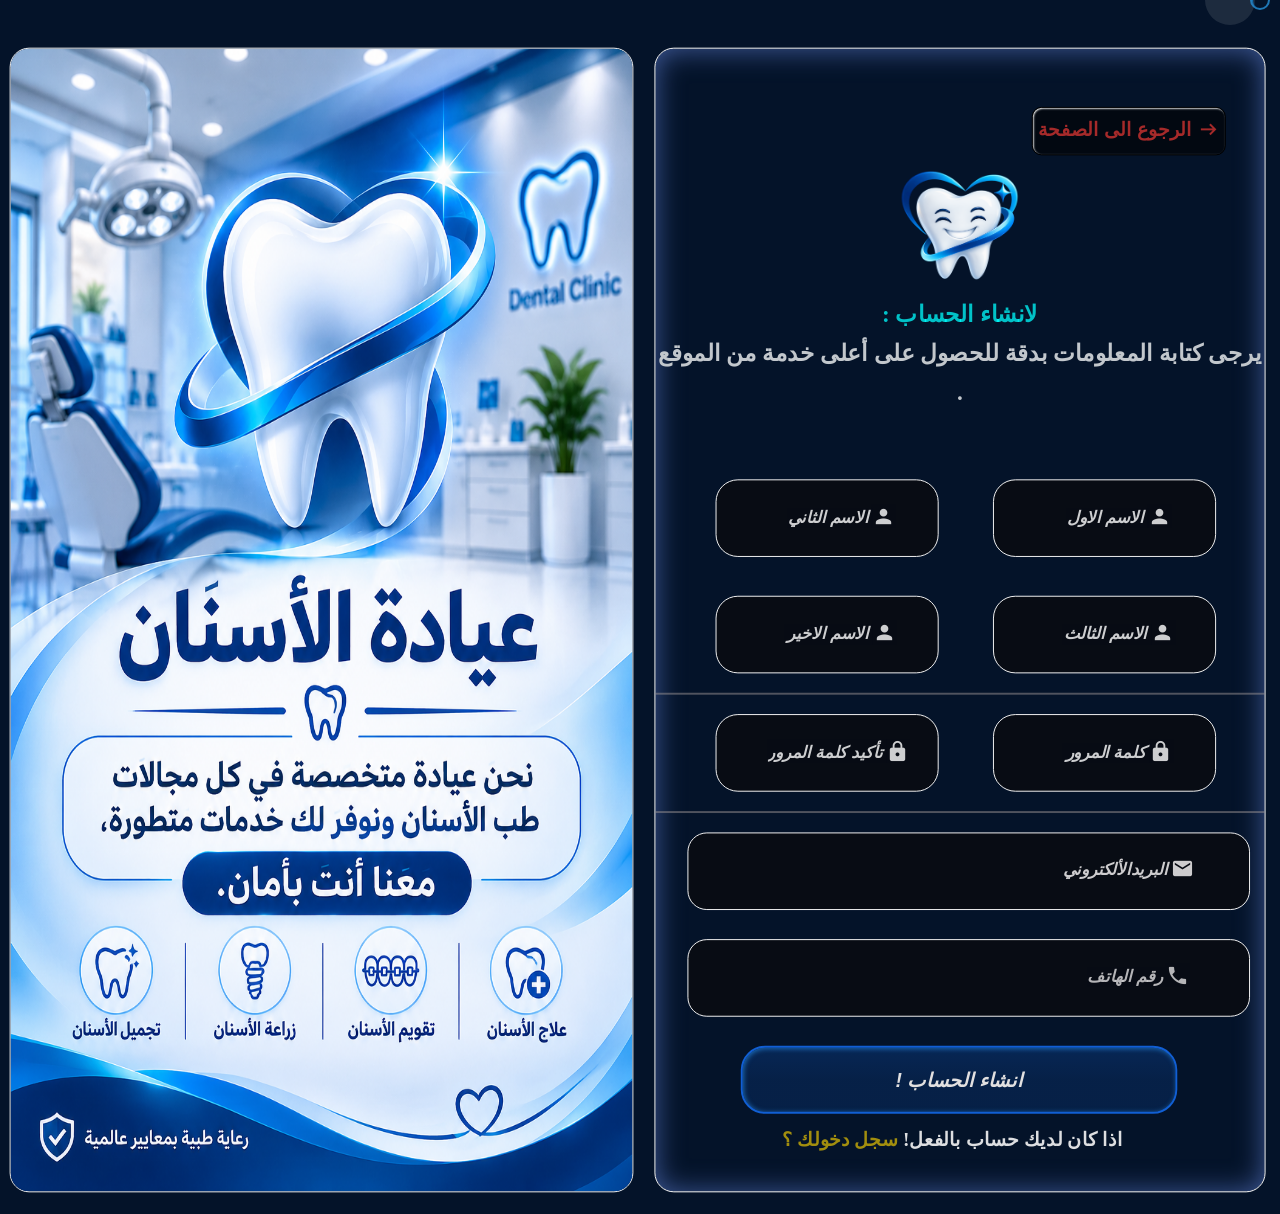
<file: index.html>
<!DOCTYPE Html>
<html lang="ar" dir="rtl">
    <head>
        <meta charset="UTF-8" />
        <meta name="viewport" content="width=device-width , initial-scale=1.0"/>
        <link rel="icon" type="img/png" href="sign in/ChatGPT Image Aug 31, 2026, 10_31_34 AM.png">
        <title>انشاء الحساب</title>
        <link rel="Stylesheet" href="sign in/sign.css">
        <link href="https://fonts.googleapis.com/icon?family=Material+Icons"rel="stylesheet">
        <link rel="stylesheet" href="https://fonts.googleapis.com/css2?family=Material+Symbols+Outlined:opsz,wght,FILL,GRAD@20..48,100..700,0..1,-50..200&icon_names=arrow_right_alt" />
        <script src="sign in/main.js" defer></script>
    </head>
    
    <body> 
        <div class="cursor"></div>
        <div class="cursor-dot"></div>
        
        <div class="container">
            <a class="GBC" href="">
                <span class="go-back">
                    <span class="material-symbols-outlined">arrow_right_alt</span> 
                    الرجوع الى الصفحة
                </span>
            </a> 
            <img class="teeth" src="sign in/ChatGPT Image Aug 31, 2026, 10_31_34 AM.png" alt="">
            <p class="pls">لانشاء الحساب :</p>
            <p>يرجى كتابة المعلومات بدقة للحصول على أعلى خدمة من الموقع .</p>
                <form action="">
                    
                    <div class="first-name">
                        <section class="field">
                            <input type="text" placeholder=" " required/>
                            <label>
                                <span class="material-icons">person</span>
                                <i> الاسم الاول </i>
                            </label> 
                        </section>
                        
                        <section class="field">
                            <input type="text" placeholder=" " required/>
                            <label>
                                <span class="material-icons">person</span>
                                <i>الاسم الثاني</i>
                            </label>
                        </section>
                    </div>

                    <div class="second-name">
                        <section class="field">
                            <input type="text" placeholder=" " required/>
                            <label>
                                <span class="material-icons">person</span>
                                <i> الاسم الثالث </i>
                            </label>
                        </section>
                        <section class="field">
                            <input type="text" placeholder=" " required/>
                            <label>
                                <span class="material-icons">person</span>
                                <i> الاسم الاخير </i>
                            </label>
                        </section>
                    </div>

                    <hr>

                    <div class="pass">
                        <section class="field">
                            <input type="password" placeholder=" " required/>
                            <label> 
                                <span class="material-icons">lock</span>
                                <i>كلمة المرور</i>
                            </label>
                        </section>

                        <section class="field">
                            <input type="password" placeholder=" " required/>
                            <label class="flaoting-label">
                                <span class="material-icons">lock</span>
                                <i>تأكيد كلمة المرور</i>
                            </label>
                        </section>
                    </div>
                    
                    <hr>

                    <div class="MT">
                        <section class="flight">
                            <input id="mail" type="email" placeholder=" " required/>
                            <label class="flow-label">
                                <span class="material-icons">mail</span>
                                <i>البريدالألكتروني</i>
                            </label>
                        </section>

                        <section class="float">
                            <input id="teli" type="tel" placeholder=" " required/>
                            <label class="flight-label">
                                <span class="material-icons">call</span>
                                <i>رقم الهاتف</i>
                            </label>
                        </section>
                    </div>
                    

                    <div class="pragraph">
                        <button><span class="acc">انشاء الحساب !</span></button>
                    </div>
                        <span class="sign">اذا كان لديك حساب بالفعل! <a class="outside" href=" ">سجل دخولك ؟</a></span>
                </form>
        </div>
        <div class="safe">
            <img class="Modern" src="sign in/Modern Arabic Dental Clinic Poster.png" alt="">
        </div>
    </body>
</html>
</file>
<file: sign in/sign.css>
.material-icons {
    font-family: 'Material Icons';
    font-weight: normal;
    font-style: normal;
    font-size: 20px;  /* Preferred icon size */
    display: inline-block;
    line-height: 1;
    text-transform: none;
    transform: translateY(5px);
    letter-spacing: normal;
    word-wrap: normal;
    white-space: nowrap;
    direction: ltr;

    /* Support for all WebKit browsers. */
    -webkit-font-smoothing: antialiased;
    /* Support for Safari and Chrome. */
    text-rendering: optimizeLegibility;

    /* Support for Firefox. */
    -moz-osx-font-smoothing: grayscale;

    /* Support for IE. */
    font-feature-settings: 'liga';
}

.material-symbols-outlined {
    font-variation-settings:
    'FILL' 0,
    'wght' 400,
    'GRAD' 0,
    'opsz' 24 
}

.material-symbols-outlined {
    position: relative;
    top: 5px;
    transition: all .2s ease;
} 

* {
    padding: 0;
    margin: 0;
    box-sizing: border-box;
}

body {
    height: 1180px;
    direction: rtl;
    display: flex;
    gap: 10px;
    background-color: #041329;
    cursor: none;
}
.container > .pls {
    height: 40px;
}

.container > p:not(.pls) {
    height: 80px;
    display: flex;
    justify-content: center;
    align-items: center;
}

.container {
    width: 630px;
    min-height: 125vh;
    height: auto;
    background-color: #041329;
    border-radius: 20px;
    box-shadow: inset 0px 1px 29px #405b9b;
    border: 1px solid white;
    margin: 30px 5px 0 0;
}

input:not(#mail , #teli) {
    display: flex;
    flex-direction: column;
    width: 230px;
    padding: 0 33px;
    height: 80px;
    font-size: 1.2rem;
    font-weight: bold;
    color: white;
    border-radius: 23px;
    border: 1px ridge whitesmoke; 
    background-color: #080c14;
    cursor: none;
    transition: all .3s ease;
}

.field {
    position: relative;
    width: 200px;
}

.field input {
    width: 100%;
}

.field label {
    position: absolute;
    min-width: 140px;
    max-width: 178px;
    height: 30px;
    overflow: hidden;
    text-overflow: ellipsis;
    top: 45%;
    right: 30px;
    transform: translateY(-50%);
    pointer-events: none;
    transition: all .2s ease;
    text-align: center;
    white-space: nowrap;
    color: white;
}


.first-name,
.second-name,
.pass {
    display: grid;
    grid-template-columns: repeat(2 , 200px);
    column-gap: 86px;
}

.second-name,
.pass {
    margin-top: 40px;
}

form {
    padding: 70px 50px 30px 0;
}

.flight {
    position: relative;
    width: 580px;
    margin: 40px 0 0 0;
}

.flight input {
    width: 100%;
}

.flight label {
    position: absolute;
    min-width: 160px;
    height: 30px;
    overflow: hidden;
    top: 25%;
    right: 10px;
    pointer-events: none;
    transition: all .2s ease;
    text-align: center;
    white-space: nowrap;
    color: #fffdfd;
}

.float {
    position: relative;
    width: 580px;
}

.float input {
    width: 100%;
}

.float label {
    position: absolute;
    min-width: 140px;
    width: auto;
    height: 30px;
    overflow: hidden;
    top:45%;
    right: 10px;
    pointer-events: none;
    transition: all .2s ease;
    text-align: center;
    white-space: nowrap;
    color: #fffdfde1;
}

#mail {
    width: 580px;
    height: 80px;
    border-width : 1px;
    border-radius: 20px;
    font-size: 1.2rem;
    font-weight: 700;
    color: rgba(255, 255, 255);
    background-color: #080c14;
    padding: 0 30px 0 0;
    border: 1px ridge whitesmoke;
    position: relative;
    right: -35px;
    cursor: none;
    transition: all .2s ease;
}

#teli {
    width: 580px;
    height: 80px;
    border-width: 1px;
    border-radius: 20px;
    padding: 0 30px 0 0;
    direction: rtl;
    font-size: 1.2rem;
    color: rgb(255, 255, 255);
    font-weight: 700;
    margin-top: 30px;
    border: 1px ridge whitesmoke;
    background-color: #080c14;
    position: relative;
    right: -35px;
    cursor: none;
    transition: all .2s ease;
}  

button {
    width: 450px;
    height: 70px;
    cursor: pointer;
    text-align: center;
    font-style: italic;
    font-weight: bold;
    font-size: 20px;
    border-radius: 25px;
    border: 2px solid ; 
    background: linear-gradient(#115fd441, #115fd42d , #115fd42c) ;
    border-color: #115fd4;
    color: rgb(226, 224, 224);
    box-shadow: inset 1px 1px 5px #1c6db9;
    margin: 30px 40px;
    transition: all .2s ease-in-out;
}

.cursor {
    width: 50px;
    height: 50px;
    border-radius: 50%;
    background-color: rgba(255, 255, 255, .1);
    position: fixed;
    top: 0;
    bottom: 0;
    pointer-events: none;
    z-index: 9999;
    transform: translate(-50% , -50%);
    transition: all .2s ease;
}



.cursor-dot {
    width: 20px;
    height: 20px;
    border: 2px solid rgba(39, 149, 223, 0.774) ; 
    box-shadow: inset 1px 1px 1px rgba(0, 153, 255, 0.712);
    border-radius: 50%;
    position: fixed;
    top: 0;
    bottom: 0; 
    pointer-events: none;
    transform: translate(-50% , -50%);
    z-index: 10000;
    transition: all .1s ease;
}

.cursor-dot.hover {
    width: 30px;
    height: 30px;
    border: 3px solid rgba(0, 153, 255, 0.342) ;
}

.cursor.hover {
    width: 100px;
    height: 100px;
} 

.cursor.click {
    transform: translate(-50% , -50%) scale(.7);
}

.cursor-dot.click {
    transform: translate(-50% , -50%) scale(.5);
}

.particle {
    width: 8px;
    height: 8px;
    background-color: gold;
    border-radius: 50%;
    position: fixed;
    top: 0;
    left: 0;
    pointer-events: none;
    z-index: 10001;
    animation: particleMove 2s ease forwards;
}



@keyframes particleMove {
    0% {
        transform: translate( 0 , 0) scale(1);
        opacity: 1;
    }

    100% {
        transform: translate(var(--x) , var(--y)) scale(0);
        opacity: 0;
    }
}

.particles {
    width: 6px;
    height: 6px;
    background: linear-gradient(#041329 , white, #115fd4);
    border-radius: 50%;
    position: fixed;
    pointer-events: none;
    z-index: 10001;
    animation: particleMoves 2s ease forwards;
}



@keyframes particleMoves {
    0% {
        transform: translate( 0 , 0) scale(1);
        opacity: 1;
    }

    100% {
        transform: translate(var(--x) , var(--y)) scale(0);
        opacity: 0;
    }
}


button:hover {
    transform:  scale(1.1);
    background: inherit;
    color: #115fd4;
    box-shadow: inset 1px 1px 5px #041329;
} 


.material-icons {
    opacity: .8;
}

hr {
    position: relative;
    top: 20px;
    right: -50px;
    border: 1px solid #9c9393;
    width: 628px;
    opacity: .5;
}

i {
    font-size: 17px;
    font-weight: bold;
    opacity: .8;
}


input:focus {
    box-shadow: 0 0 15px #115fd4;
}



input:focus,
input:not(:focus):not(:placeholder-shown) {
    outline-color: #115fd4;
    box-shadow: 0 0 15px #115fd4;
}

.field input:focus + label, 
.field input:not(:placeholder-shown) + label:not(.flight-label , .flow-label){
    top: 0;
    transform: translateY(-25%) translateX(15px) scale(.78);
    background-color: #222;
    color: cyan;
    border-radius: 10px;
    box-shadow: inset 5px 5px 5px black; 
    outline-color: #115fd4;
}

input:not(:focus):not(:placeholder-shown) + label:not(.flight-label , .flow-label){
        background-color: rgba(255, 255, 255, .2); 
        backdrop-filter: blur(10px);
        -webkit-backdrop-filter: blur(10px);
}


.float #teli:focus + .flight-label,
.float #teli:not(:placeholder-shown) + .flight-label {
    transform: translateY(-80%) translateX(20px) scale(.88);
    background-color: #222;
    color: cyan;
    border-radius: 10px;
    box-shadow: inset 5px 5px 5px black;
    outline-color: #115fd4;
}

#teli:not(:focus):not(:placeholder-shown) + .flight-label {
    background-color: rgba(255, 255, 255, .15);
    backdrop-filter: blur(10px);
    -webkit-backdrop-filter: blur(10px);
}

.flight #mail:focus + .flow-label,
.flight #mail:not(:placeholder-shown) + .flow-label {
    transform: translateY(-80%) translateX(20px) scale(.88);
    background-color: #222;
    color: cyan;
    border-radius: 10px;
    box-shadow: inset 5px 5px 5px black;
}

#mail:not(:focus):not(:placeholder-shown) + .flow-label {
    background-color: rgba(255, 255, 255, 0.2);
    backdrop-filter: blur(10px);
    -webkit-backdrop-filter: blur(10px);
}

.GBC {
    position: relative;
    width: 200px;
}


.GBC {
    position: absolute;
    width: 200px;
    min-height: 50px;
    height: auto;
    top: 60px;
    right: 40px;
    font-size: 20px;
    font-weight: 700;
    text-decoration: none;
    color: #A52A2A;
    text-align: center;
    background-color: rgba(0, 0, 0, 0.582);
    border: 1px solid black;
    border-radius: 10px;
    overflow: hidden;
    box-shadow: inset 1px 1px 2px whitesmoke;
    transition: all .2s ease-in-out;  
}

.go-back {
    position: relative;
    top: 5px;
}

.GBC:hover {
    background-color: inherit;
    box-shadow: inset 1px 1px 5px #6e1919;
    transform: scale(1.1);
    .material-symbols-outlined {
        transform: translateX(5px);
    }
}

.sign {
    position: static;
    display: block;
    width: 400px;
    height: 35px;
    transform: translateX(-18%) translateY(-45%);
    white-space: nowrap; 
    overflow: hidden;
    font-size: 20px;
    font-weight: 700;
    color: whitesmoke;
    opacity: .9; 
    text-align: center;
}

.sign .outside{
    position: static;
    display: inline;
    margin: 0;
    padding: 0;
    width: none;
    height: none;
    border: none;
    box-shadow: none;
    color: gold;
    opacity: .7;
    text-decoration: none;
    background: transparent;
    font-size: inherit;
    transition: all .3s ease;
}


.outside:hover {
    opacity: 1;
    text-decoration: underline; 
}

.teeth {
    width: 150px;
    height: 130px;
    margin-right: 240px;
    margin-top: 120px;
    border-radius: 30px;
    cursor: pointer;
}

.Modern {
    width: 600px;
    min-height: 127.5vh;
    height: auto;
    margin-top: 30px;
    border-radius: 20px;
    transition: all .3s ease;
    border: 1px solid white; 
}

p {
    font-size: 24px;
    font-weight: 700;
    text-align: center;
    color: white;
    line-height: 40px;
    color: #c2c7cc;
}

.pls {
    color:rgba(0, 255, 255, 0.747);
} 

input:not(:focus):not(:placeholder-shown),
#mail:not(:focus):not(:placeholder-shown),
#teli:not(:focus):not(:placeholder-shown) {
    background-color: rgba(255, 255, 255, .15);
    backdrop-filter: blur(10px);
    -webkit-backdrop-filter: blur(10px);
    border-color: black;
    color: rgba(255, 255, 255, 0.514);
}

form input:not(:focus):not(:placeholder-shown) {
    border-color: black !important;
    background-color: rgba(255, 255, 255, .15) !important;
    backdrop-filter: blur(10px) !important;
    -webkit-backdrop-filter: blur(10px) !important;
    color: rgba(255, 255, 255, 0.514) !important;
}



/* Mobile */

@media (max-width: 767px) {

    body {
        height: auto;
    }

    .container {
        width: calc(100% - 20px);
        min-height: auto;
        margin: 15px auto;
    }


    .safe {
        display: none;
    }

    .first-name,
    .second-name,
    .pass {
        grid-template-columns: minmax(0,1fr);
        justify-items: stretch;
        row-gap: 25px;
    }

    .field {
        width: 100%;   
    }

    .field input{
        width: 100%;
        min-width: 0;
    }

    input:not(#teli , #mail) {
        width: 100%;
        min-width: 0;
        border-radius: 20px;
    }

    .field label {
        min-width: 140px;
        width: auto;
        right: 40px;
    }

    .field input:focus + label, 
    .field input:not(:placeholder-shown) + label:not(.flight-label , .flow-label) {
        transform: translateY(-3px) translateX(15px) scale(.85);
    }

    .float,
    .flight {
        width: 100%;
        white-space: wrap;
    }

    #teli,
    #mail {
        width: 100%;
        right: 0;
    }

    .flight label ,
    .float label {
        right: 30px;
    } 

    .flight #mail:focus + .flow-label,
    .flight #mail:not(:placeholder-shown) + .flow-label{
        transform: translateY(-80%) translateX(0) scale(.85);
    }

    .float #teli:focus + .flight-label,
    .float #teli:not(:placeholder-shown) + .flight-label {
        transform: translateY(-80%) translateX(0) scale(.85);
    }

    form {
        width: 100%;
        padding: 70px 15px 30px; 
    }

    hr {
        width: 108%;
        right: -13px;
    }

    button {
        width: 100%;
        margin: 0;
        margin-top: 10%;
    }

    button:hover {
        transform: none;
    }

    .sign {
        width: 100%;
        height: auto;
        transform: none;
        text-align: center;
        overflow: visible;
        white-space: normal;
        margin-top: 5%;
        font-size: 16px;
    }


    .teeth {
        display: block;
        width: 140px;
        height: auto;
        border-radius: 30px;
        margin: 120px auto 0;
    }

    p {
        width: 100%;
        font-size: 18px;
    }

    .GBC {
        width: 170px;
        top: 60px;
        right: 20px;
    }

    .material-symbols-outlined {
        transform: translateY(2px) translateX(-1px) scale(.95);
    }

    .GBC:hover {
        .material-symbols-outlined {
            transform: translateY(2px) translateX(3px) scale(.95); 
        }    
}

    .go-back {
        font-size: 15px;
        font-weight: 900;
    }
}

/* Miduem screen */

@media (min-width: 768px) and (max-width: 1024px) {
    
    body {
        width: 100%;
        min-width: 0;
    }
    
    .container {
        width: 100%;
        height: 103%;
        min-height: 0;
        margin: 15px 7px 15px 0 ;
    }

    form {
        padding: 70px 0 30px 60px
    }

    .flight,
    .float {
        width: 600px;
        margin-inline: auto;
    }

    .float label,
    .flight label {
        right: 60px;
    }

    #teli,
    #mail {
        width: 600px;
        right: 10px;
    }

    .first-name,
    .second-name,
    .pass {
        width: 100%;
        display: grid;
        grid-template-columns: repeat( 2 , 200px) ;
        column-gap: 86px;
        justify-content: center;
    }


    p {
        text-align: center;
    }

    hr {
        width: 100%;
        right: 20px;
    }

    .Modern {
        display: none;
    }

    .GBC {
        right: 40px;
    }

    .teeth {
        display: block;
        width: 140px;
        height: auto;
        margin: 160px auto 0 ;
    }

    .pragraph {
        text-align: center; 
    }

    .sign {
        width: 100%;
        transform: translateX(0);
    }

}

/* large screen */

@media (min-width : 1025px) {

    body {
        height: 1180px;
        min-height: 0;
        gap: 2px;
    }

    .Modern {
        width: 100%;
        max-width: 800px ; 
        transform: scale(.97);
        height: 100%;
        min-height: auto;
    }

    .container {
        width: 100%;
        max-width: 630px;
        transform: scale(.97);
        height: 100%;
        min-height: 0;
    }

    
}

@media ( hover : none ) and ( pointer : coarse) {
    .cursor,
    .cursor-dot{
        display: none;
    } 
}
</file>
